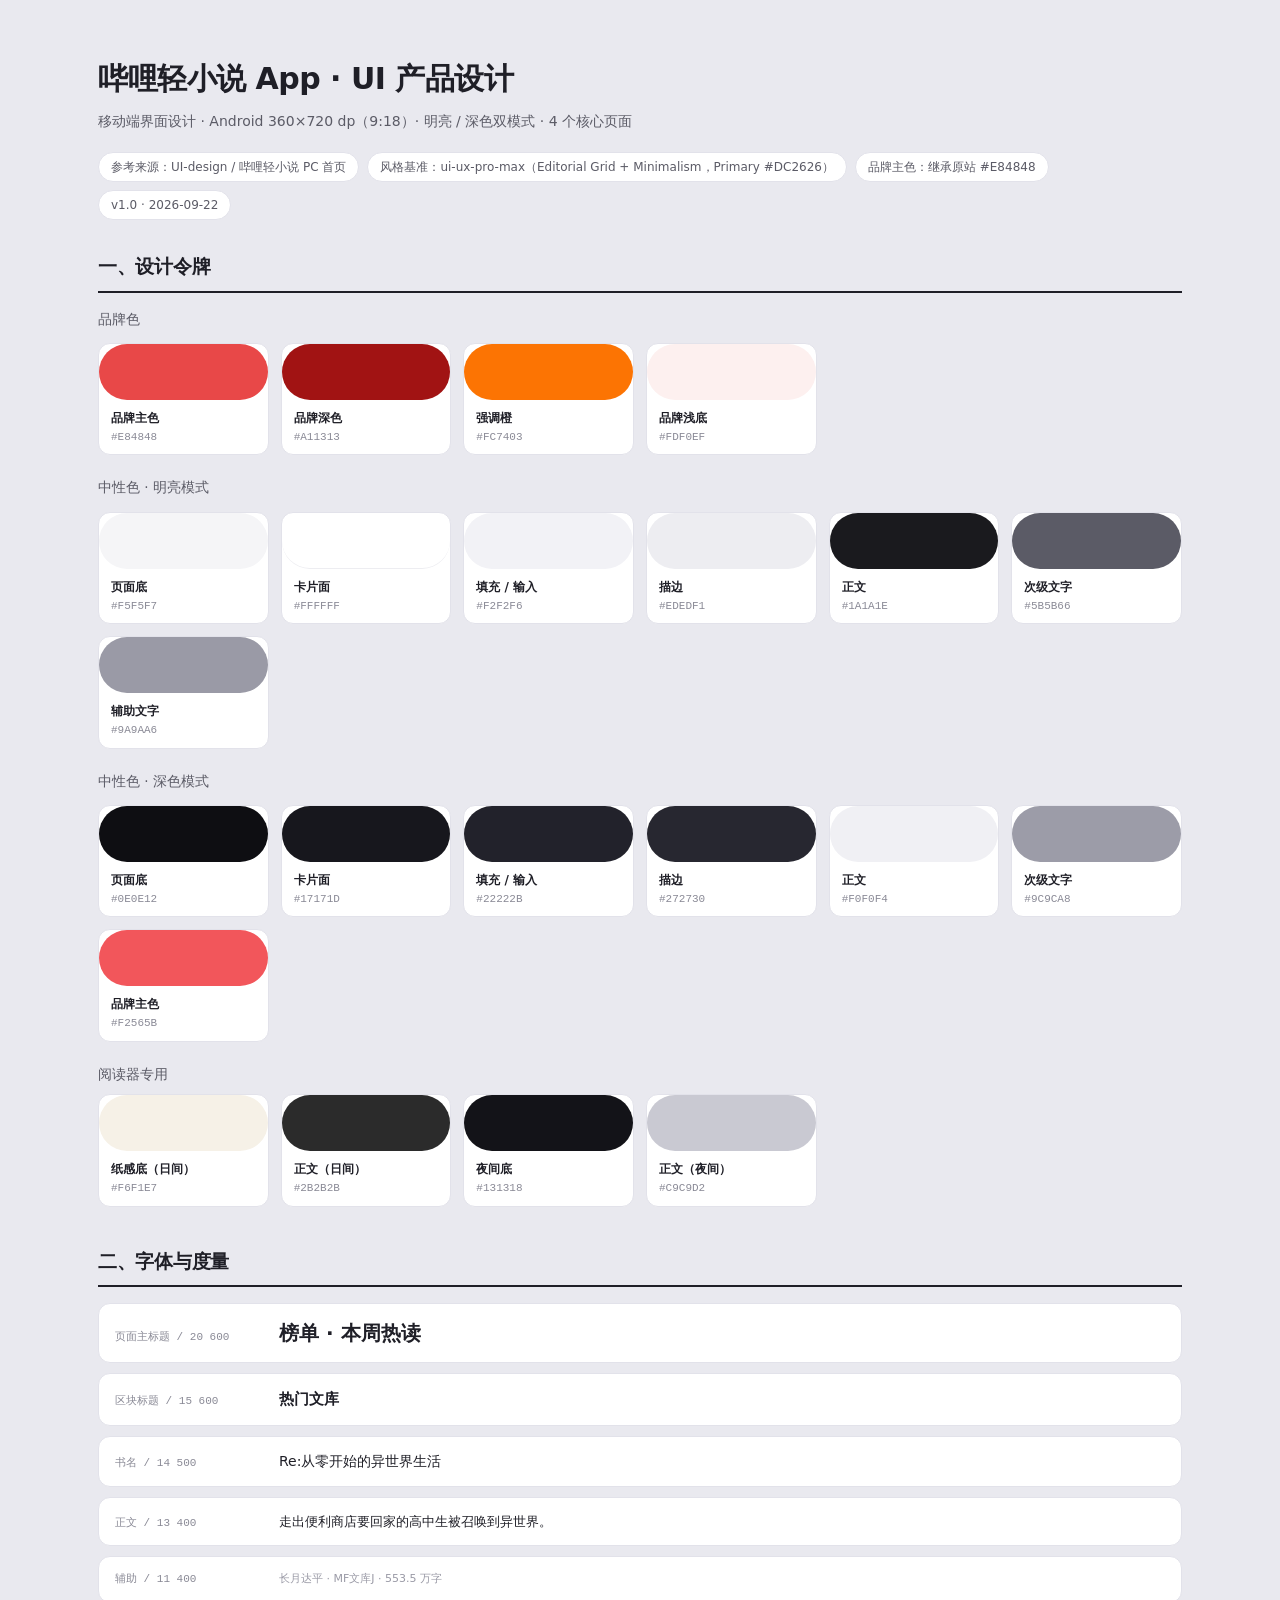
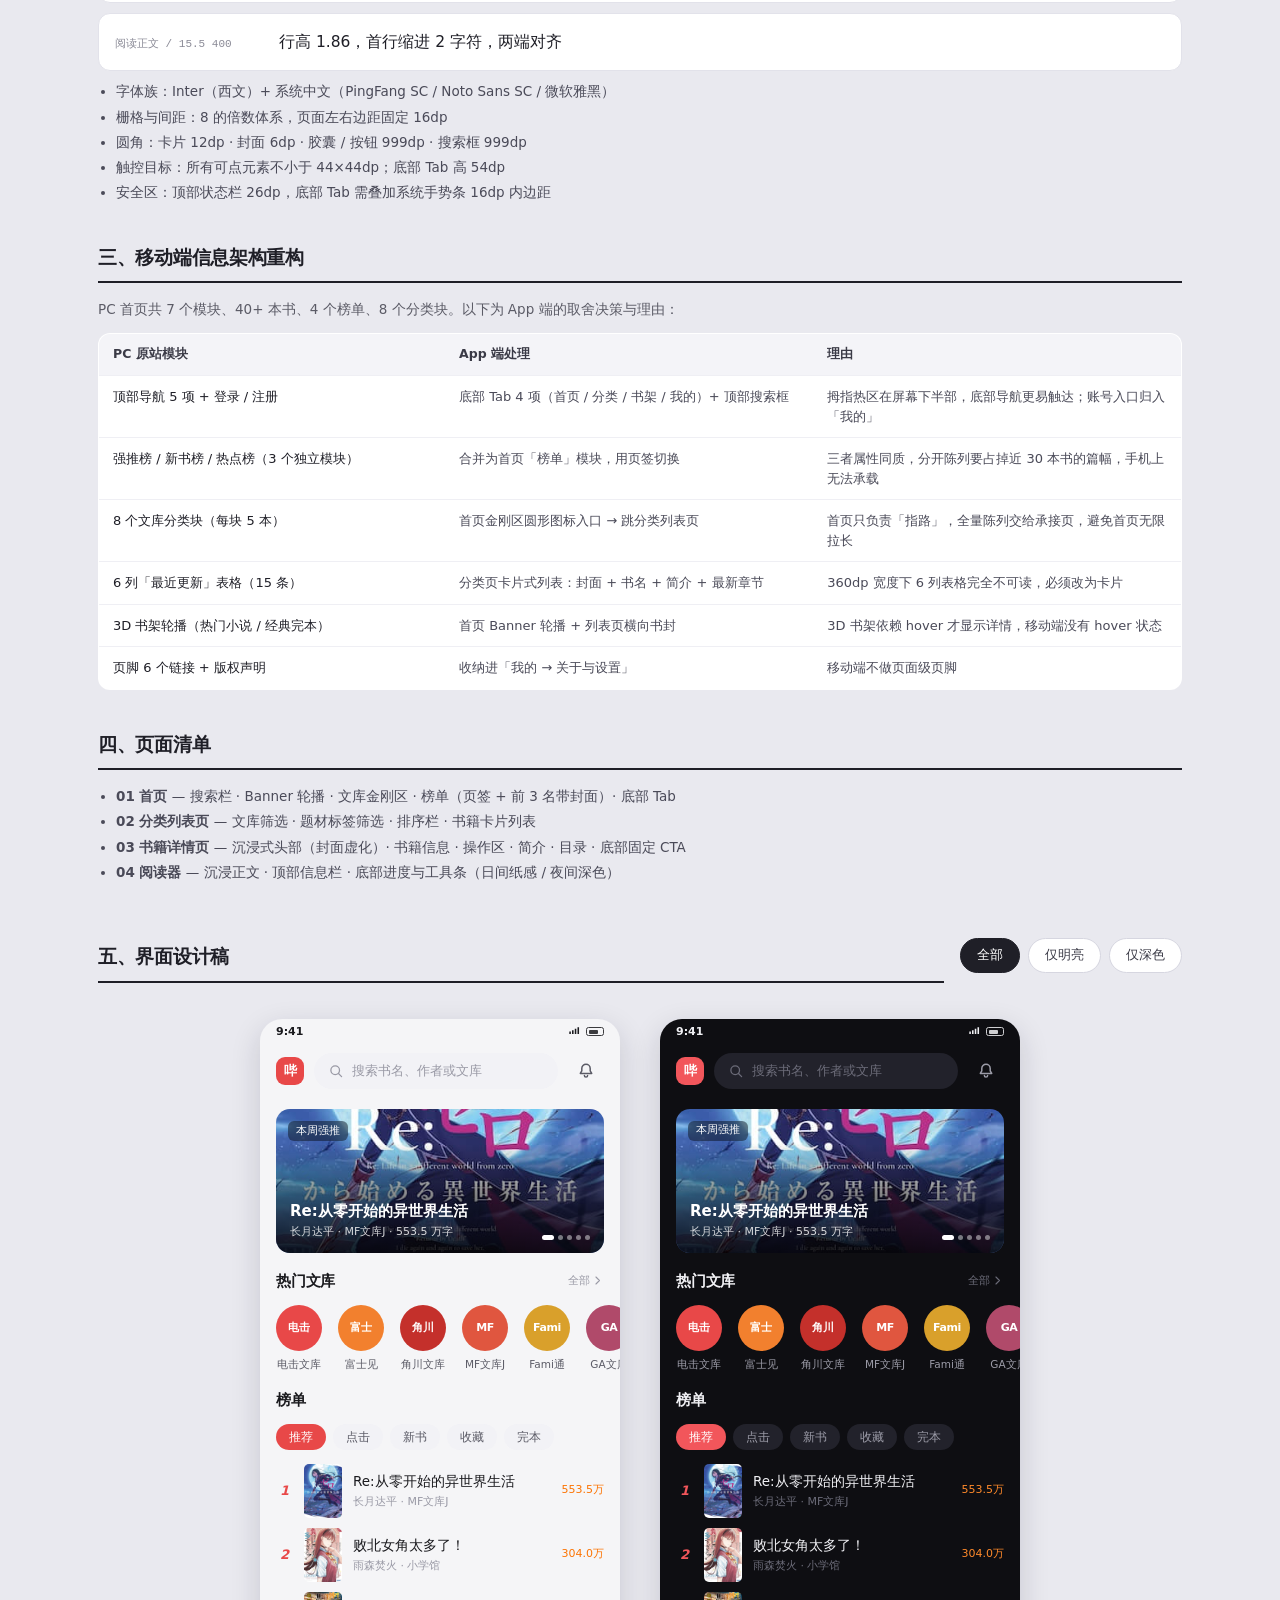
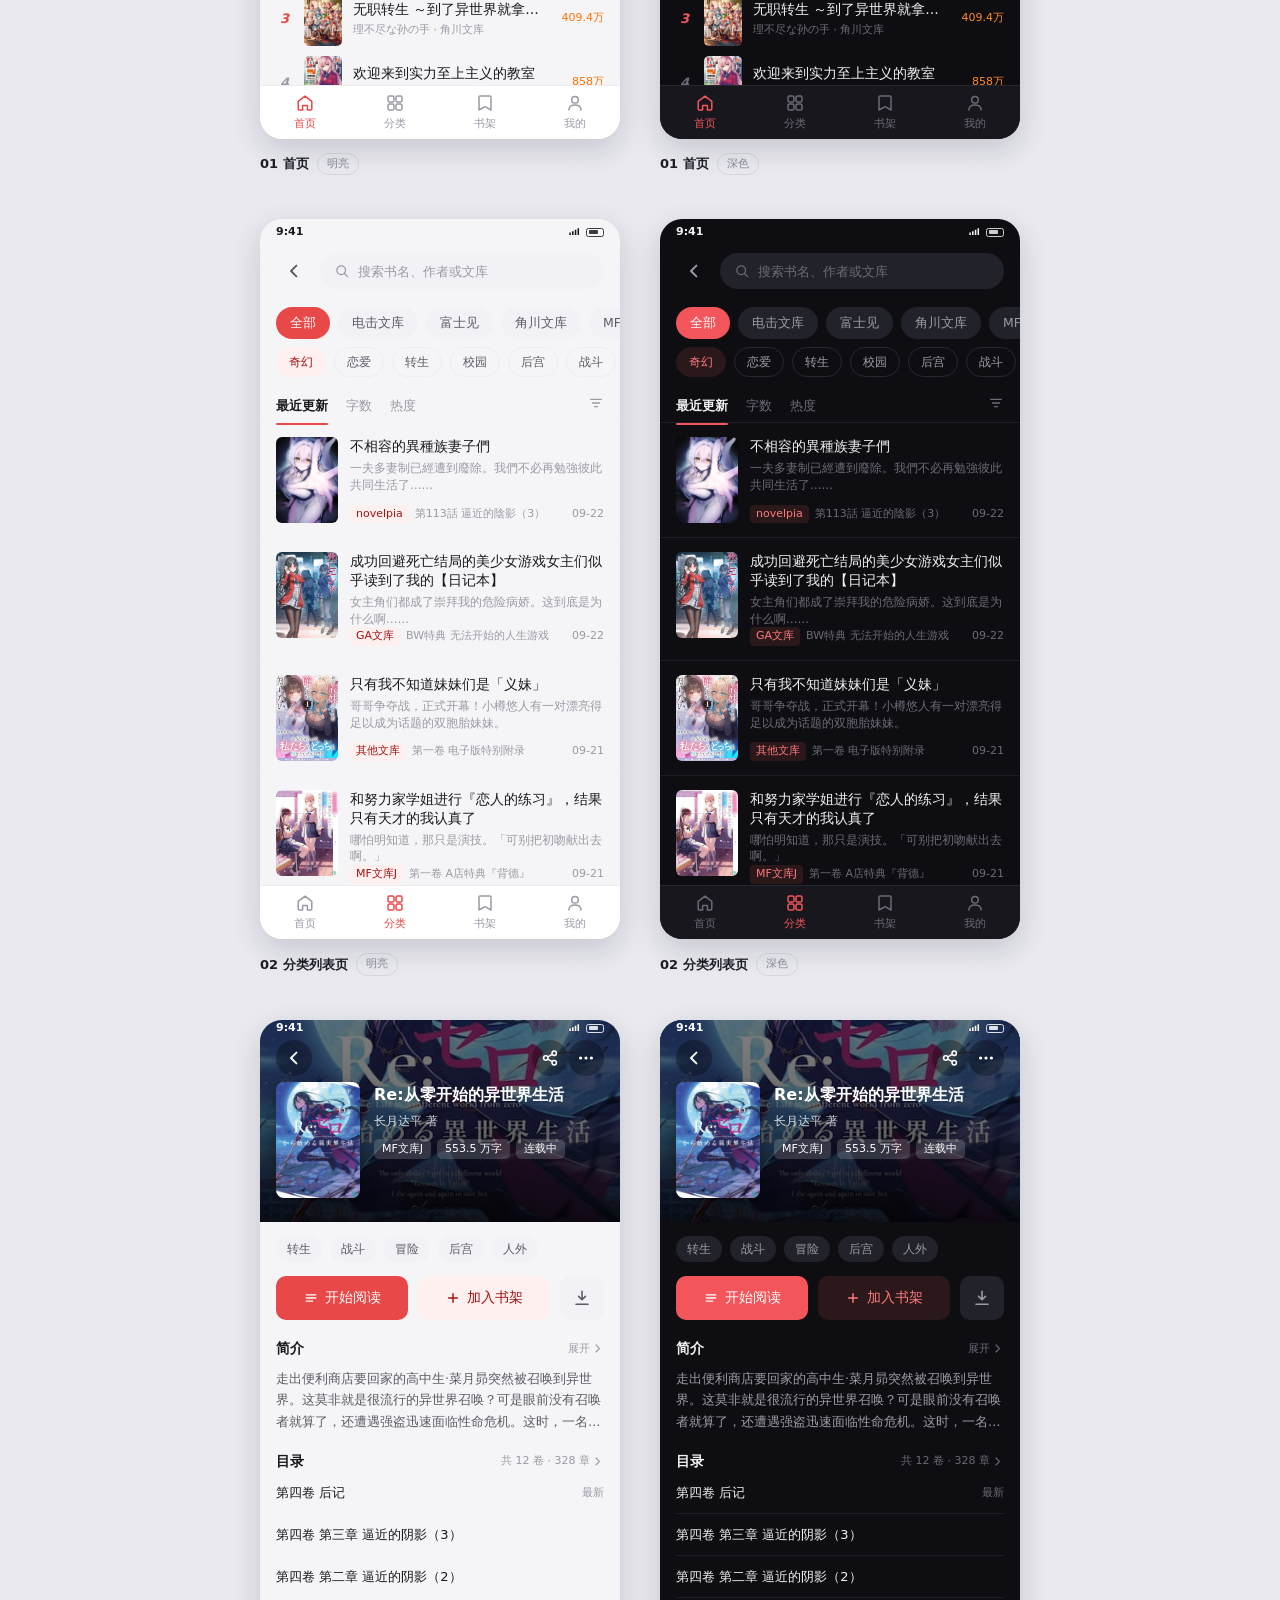
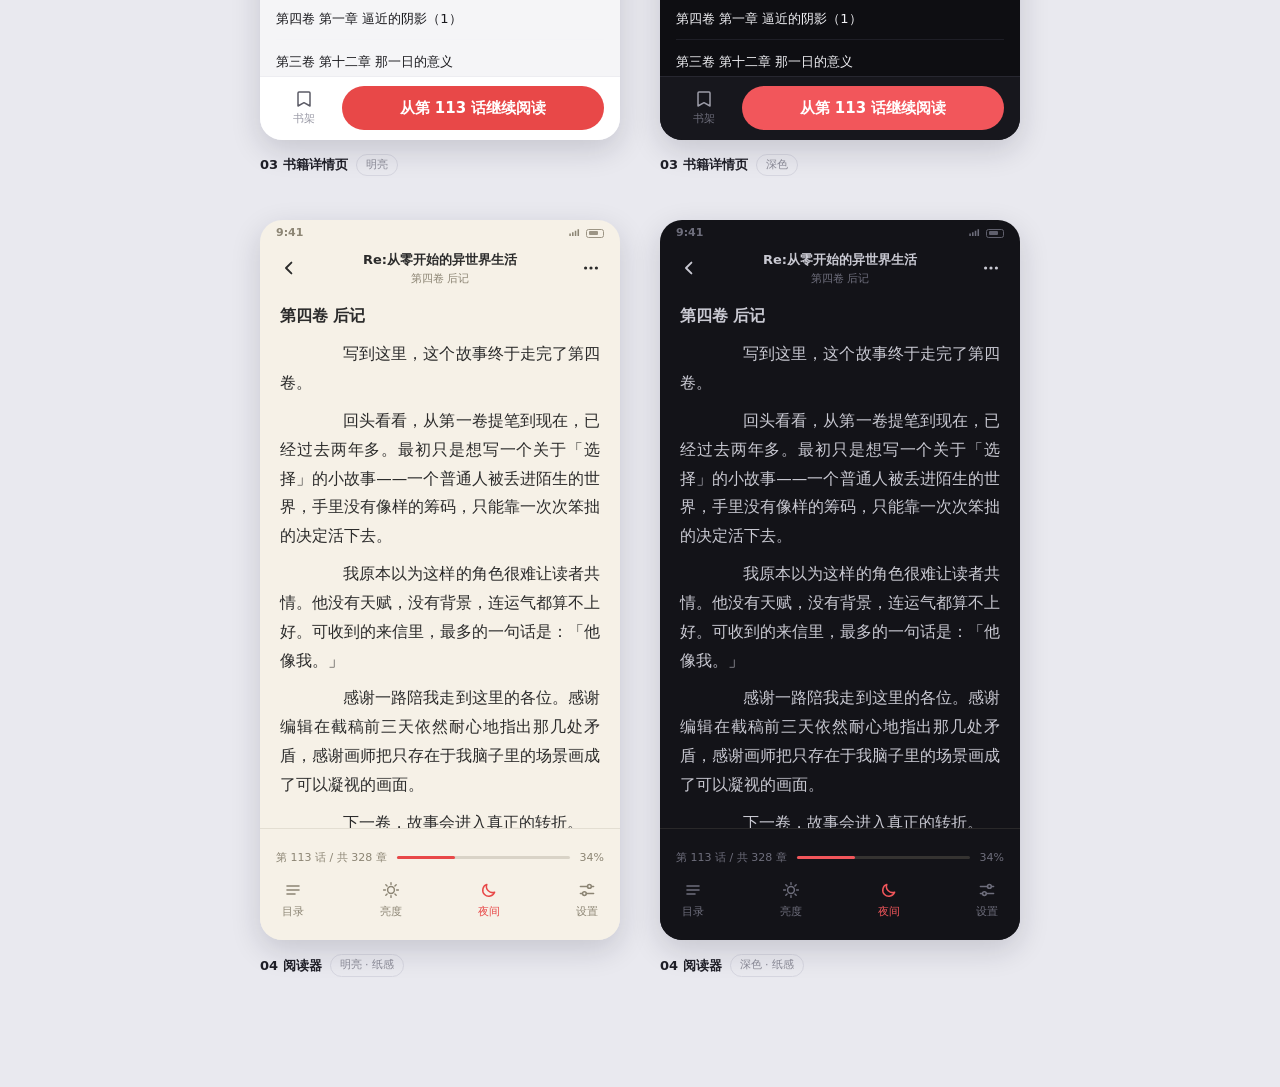
<file: UI-design/app-ui-design/index.html>
<!DOCTYPE html>
<html lang="zh-CN">
<head>
<meta charset="UTF-8">
<meta name="viewport" content="width=device-width,initial-scale=1">
<title>哔哩轻小说 App · UI 产品设计</title>
<style>
*{box-sizing:border-box;margin:0;padding:0}
html,body{background:#E9E9EF}
body{font-family:'Inter',system-ui,-apple-system,'Segoe UI','Microsoft YaHei','PingFang SC',sans-serif;color:#1F1F27;-webkit-font-smoothing:antialiased;line-height:1.5}
.sprite{position:absolute;width:0;height:0;overflow:hidden}

/* ============ design tokens ============ */
.t-light{
  --brand:#E84848;--brand-d:#A11313;--brand-lt:#FDF0EF;--brand-lt2:#FBDCDA;
  --accent:#FC7403;
  --bg:#F5F5F7;--surface:#FFFFFF;--surface2:#FAFAFC;--field:#F2F2F6;
  --txt1:#1A1A1E;--txt2:#5B5B66;--txt3:#9A9AA6;
  --line:#EDEDF1;--div:#F4F4F7;
  --reader:#F6F1E7;--reader-txt:#2B2B2B;--reader-dim:#8C8574;
}
.t-dark{
  --brand:#F2565B;--brand-d:#FF7A7E;--brand-lt:#2B181B;--brand-lt2:#3B1F23;
  --accent:#FF8A2B;
  --bg:#0E0E12;--surface:#17171D;--surface2:#1C1C24;--field:#22222B;
  --txt1:#F0F0F4;--txt2:#9C9CA8;--txt3:#6B6B78;
  --line:#272730;--div:#1E1E26;
  --reader:#131318;--reader-txt:#C9C9D2;--reader-dim:#6E6E7C;
}

/* ============ document / spec ============ */
.doc-head{padding:56px 48px 32px;max-width:1180px;margin:0 auto}
.doc-head h1{font-size:30px;font-weight:600;letter-spacing:-.5px}
.doc-head .sub{margin-top:10px;font-size:14px;color:#5B5B66}
.kv{margin-top:20px;display:flex;flex-wrap:wrap;gap:8px}
.kv span{font-size:12px;color:#5B5B66;background:#fff;border:1px solid #E2E2EA;border-radius:999px;padding:5px 12px}
.spec{max-width:1180px;margin:0 auto;padding:0 48px}
.spec h2{font-size:19px;font-weight:600;margin:40px 0 16px;padding-bottom:10px;border-bottom:2px solid #1F1F27;letter-spacing:-.3px}
.spec h2:first-child{margin-top:0}
.spec p{font-size:13.5px;color:#5B5B66;margin:8px 0}
.swatches{display:grid;grid-template-columns:repeat(auto-fill,minmax(150px,1fr));gap:12px}
.sw{border:1px solid #E2E2EA;border-radius:12px;overflow:hidden;background:#fff}
.sw .chip{height:56px}
.sw .lb{padding:9px 12px;font-size:12px}
.sw .lb b{display:block;font-weight:600;color:#1F1F27}
.sw .lb i{font-style:normal;color:#8A8A96;font-family:ui-monospace,Menlo,Consolas,monospace;font-size:11px}
table.tb{width:100%;border-collapse:collapse;background:#fff;border-radius:12px;overflow:hidden;border:1px solid #E2E2EA;font-size:13px}
table.tb th{background:#F4F4F8;text-align:left;padding:11px 14px;font-weight:600;font-size:12.5px;color:#3A3A46;white-space:nowrap}
table.tb td{padding:11px 14px;border-top:1px solid #EFEFF4;color:#4A4A58;vertical-align:top}
table.tb td:first-child{color:#1F1F27;font-weight:500}
.spec ul{margin:8px 0 0 18px}
.spec li{font-size:13.5px;color:#4A4A58;margin:5px 0}
.type-row{display:flex;align-items:baseline;gap:14px;background:#fff;border:1px solid #E2E2EA;border-radius:12px;padding:14px 16px;margin-bottom:10px}
.type-row .tg{font-family:ui-monospace,Menlo,Consolas,monospace;font-size:11px;color:#8A8A96;width:150px;flex:0 0 auto}

/* ============ gallery ============ */
.gal-bar{max-width:1180px;margin:56px auto 0;padding:0 48px;display:flex;align-items:flex-end;justify-content:space-between;gap:16px;flex-wrap:wrap}
.gal-bar h2{font-size:19px;font-weight:600;padding-bottom:10px;border-bottom:2px solid #1F1F27;letter-spacing:-.3px;flex:1}
.btnrow{display:flex;gap:8px;padding-bottom:10px}
.btnrow button{font:inherit;font-size:12.5px;padding:7px 16px;border-radius:999px;border:1px solid #D6D6E0;background:#fff;color:#3A3A46;cursor:pointer}
.btnrow button.on{background:#1F1F27;border-color:#1F1F27;color:#fff}
.gallery{display:flex;flex-wrap:wrap;gap:44px 40px;padding:36px 48px 110px;justify-content:center;max-width:1180px;margin:0 auto}
figure.shot{width:360px}
figure.shot figcaption{margin-top:14px;font-size:13px;color:#4A4A58;display:flex;align-items:center;gap:8px}
figure.shot figcaption b{font-weight:600;color:#1F1F27}
figure.shot figcaption em{font-style:normal;font-size:11px;color:#8A8A96;border:1px solid #D6D6E0;border-radius:999px;padding:2px 9px}
body.hide-dark figure.shot.is-dark{display:none}

/* ============ phone canvas ============ */
.screen{position:relative;width:360px;height:720px;overflow:hidden;border-radius:22px;
  background:var(--bg);color:var(--txt1);font-size:13px;line-height:1.5;
  display:flex;flex-direction:column;box-shadow:0 10px 30px rgba(20,20,45,.16)}
.screen.is-reader{background:var(--reader);color:var(--reader-txt)}
.scroll{flex:1;overflow:hidden;position:relative}

/* status bar */
.sbar{flex:0 0 26px;display:flex;align-items:center;justify-content:space-between;padding:0 16px;font-size:11px;font-weight:600}
.sbar .rt{display:flex;align-items:center;gap:5px}
.sbar .rt svg{width:13px;height:11px}
.sbar .bat{width:18px;height:9px;border:1px solid currentColor;border-radius:2.5px;position:relative;opacity:.85}
.sbar .bat::after{content:"";position:absolute;left:1.5px;top:1.5px;bottom:1.5px;width:9px;background:currentColor;border-radius:1px}
.sbar.on-img{color:#fff}

/* generic icon */
.ic{width:20px;height:20px;flex:0 0 auto}
.ic-sm{width:16px;height:16px}

/* app bar */
.appbar{flex:0 0 52px;display:flex;align-items:center;gap:10px;padding:0 16px}
.logo{width:28px;height:28px;border-radius:9px;background:var(--brand);color:#fff;display:flex;align-items:center;justify-content:center;font-size:13px;font-weight:700;flex:0 0 auto}
.search{flex:1;height:36px;border-radius:999px;background:var(--field);display:flex;align-items:center;gap:8px;padding:0 14px;color:var(--txt3);font-size:13px;min-width:0}
.search span{white-space:nowrap;overflow:hidden;text-overflow:ellipsis}
.iconbtn{width:36px;height:36px;border-radius:999px;background:var(--field);display:flex;align-items:center;justify-content:center;color:var(--txt2);flex:0 0 auto}
.iconbtn.ghost{background:transparent}

/* section head */
.sh{display:flex;align-items:center;justify-content:space-between;padding:0 16px;margin-top:16px;height:24px}
.sh h3{font-size:15px;font-weight:600;letter-spacing:-.2px}
.sh .more{font-size:11px;color:var(--txt3);display:flex;align-items:center;gap:1px}
.sh .more .ic{width:13px;height:13px}

/* banner */
.banner{margin:12px 16px 0;height:144px;border-radius:14px;overflow:hidden;position:relative;background:var(--surface2)}
.banner img{width:100%;height:100%;object-fit:cover;display:block}
.banner .veil{position:absolute;inset:0;background:linear-gradient(to top,rgba(0,0,0,.82) 0%,rgba(0,0,0,.42) 44%,rgba(0,0,0,0) 76%)}
.banner .bd{position:absolute;left:14px;right:64px;bottom:12px;color:#fff}
.banner .bd h4{font-size:15px;font-weight:600;line-height:1.32;display:-webkit-box;-webkit-line-clamp:2;-webkit-box-orient:vertical;overflow:hidden}
.banner .bd p{font-size:11px;opacity:.82;margin-top:3px;white-space:nowrap;overflow:hidden;text-overflow:ellipsis}
.badge{position:absolute;left:12px;top:12px;height:20px;padding:0 8px;border-radius:6px;background:rgba(0,0,0,.42);backdrop-filter:blur(4px);color:#fff;font-size:11px;display:flex;align-items:center}
.dots{position:absolute;right:14px;bottom:13px;display:flex;gap:4px}
.dots i{width:5px;height:5px;border-radius:999px;background:rgba(255,255,255,.45)}
.dots i.on{width:12px;background:#fff}

/* category rings */
.cats{display:flex;gap:16px;padding:0 16px;margin-top:12px;overflow:hidden}
.cat{flex:0 0 auto;width:46px;text-align:center}
.cat .ring{width:46px;height:46px;border-radius:999px;display:flex;align-items:center;justify-content:center;font-size:11px;font-weight:600;color:#fff;letter-spacing:-.4px}
.cat em{display:block;font-style:normal;font-size:10.5px;color:var(--txt2);margin-top:6px;white-space:nowrap}

/* tabs */
.tabs{display:flex;gap:7px;padding:0 16px;margin-top:11px}
.tab{height:26px;padding:0 13px;border-radius:999px;font-size:12px;display:flex;align-items:center;background:var(--field);color:var(--txt2)}
.tab.on{background:var(--brand);color:#fff;font-weight:500}

/* rank list */
.ranks{padding:0 16px;margin-top:9px}
.rank{display:flex;align-items:center;gap:11px;height:64px}
.rank .no{width:17px;text-align:center;font-size:13px;font-weight:700;font-style:italic;color:var(--txt3);flex:0 0 auto}
.rank .no.hi{color:var(--brand)}
.rank img{width:38px;height:54px;border-radius:5px;object-fit:cover;flex:0 0 auto;background:var(--surface2)}
.rank .m{flex:1;min-width:0}
.rank .m h4{font-size:13.5px;font-weight:500;white-space:nowrap;overflow:hidden;text-overflow:ellipsis}
.rank .m p{font-size:11px;color:var(--txt3);margin-top:3px;white-space:nowrap;overflow:hidden;text-overflow:ellipsis}
.rank .hot{font-size:11px;color:var(--accent);flex:0 0 auto;font-weight:500}

/* chip rows */
.chips{display:flex;gap:8px;padding:0 16px;margin-top:10px;overflow:hidden}
.chip{flex:0 0 auto;height:32px;padding:0 14px;border-radius:999px;background:var(--field);color:var(--txt2);font-size:12.5px;display:flex;align-items:center}
.chip.on{background:var(--brand);color:#fff;font-weight:500}
.chip.tag{height:30px;padding:0 12px;font-size:12px;background:transparent;border:1px solid var(--line);color:var(--txt2)}

/* sort bar */
.sortbar{display:flex;align-items:center;gap:18px;padding:0 16px;margin-top:12px;height:34px;border-bottom:1px solid var(--div)}
.sortbar b{font-size:13px;font-weight:600;color:var(--txt1);position:relative}
.sortbar b::after{content:"";position:absolute;left:0;right:0;bottom:-9px;height:2px;border-radius:2px;background:var(--brand)}
.sortbar span{font-size:13px;color:var(--txt3)}
.sortbar .sp{margin-left:auto;color:var(--txt3)}

/* book list card */
.bcard{display:flex;gap:12px;padding:14px 16px;border-bottom:1px solid var(--div)}
.bcard img{width:62px;height:86px;border-radius:6px;object-fit:cover;flex:0 0 auto;background:var(--surface2)}
.bcard .m{flex:1;min-width:0;display:flex;flex-direction:column}
.bcard h4{font-size:14px;font-weight:500;line-height:1.35;display:-webkit-box;-webkit-line-clamp:2;-webkit-box-orient:vertical;overflow:hidden}
.bcard .desc{font-size:11.5px;color:var(--txt3);line-height:1.45;margin-top:4px;display:-webkit-box;-webkit-line-clamp:2;-webkit-box-orient:vertical;overflow:hidden}
.bcard .meta{display:flex;align-items:center;gap:6px;margin-top:auto;font-size:11px;color:var(--txt3)}
.bcard .meta i{font-style:normal;padding:1px 6px;border-radius:4px;background:var(--brand-lt);color:var(--brand-d)}
.bcard .meta .ch{flex:1;min-width:0;white-space:nowrap;overflow:hidden;text-overflow:ellipsis}

/* tab bar */
.tabbar{flex:0 0 54px;display:flex;background:var(--surface);border-top:1px solid var(--line)}
.tabbar a{flex:1;display:flex;flex-direction:column;align-items:center;justify-content:center;gap:3px;font-size:10.5px;color:var(--txt3);text-decoration:none}
.tabbar a.on{color:var(--brand)}

/* ---- detail page ---- */
.hero{position:relative;height:202px;flex:0 0 auto;overflow:hidden}
.hero .bg{position:absolute;inset:0;width:100%;height:100%;object-fit:cover}
.hero .veil{position:absolute;inset:0;background:linear-gradient(to bottom,rgba(0,0,0,.5) 0%,rgba(0,0,0,.58) 52%,rgba(0,0,0,.86) 100%)}
.hero .in{position:relative;z-index:2;color:#fff}
.nav{display:flex;align-items:center;height:44px;padding:0 16px}
.nav .t{flex:1;font-size:13.5px;font-weight:500;white-space:nowrap;overflow:hidden;text-overflow:ellipsis}
.nav .iconbtn{background:rgba(0,0,0,.3);color:#fff}
.hinfo{display:flex;gap:14px;padding:2px 16px 0}
.hinfo .cover{width:84px;height:116px;border-radius:8px;object-fit:cover;flex:0 0 auto;box-shadow:0 6px 18px rgba(0,0,0,.4)}
.hinfo .tx{flex:1;min-width:0;padding-top:2px}
.hinfo h2{font-size:16px;font-weight:600;line-height:1.32;display:-webkit-box;-webkit-line-clamp:2;-webkit-box-orient:vertical;overflow:hidden}
.hinfo .au{font-size:12px;opacity:.82;margin-top:7px}
.hinfo .pl{display:flex;gap:6px;margin-top:9px;flex-wrap:wrap}
.hinfo .pl span{height:20px;padding:0 8px;border-radius:5px;background:rgba(255,255,255,.16);font-size:11px;display:flex;align-items:center}
.dbody{flex:1;overflow:hidden;padding:0 16px}
.dtags{display:flex;gap:8px;margin-top:14px;height:26px;overflow:hidden}
.dtags span{flex:0 0 auto;height:26px;padding:0 11px;border-radius:999px;background:var(--field);color:var(--txt2);font-size:12px;display:flex;align-items:center}
.acts{display:flex;gap:10px;margin-top:14px;height:44px}
.acts .b1{flex:1;border-radius:10px;background:var(--brand);color:#fff;font-size:14px;font-weight:500;display:flex;align-items:center;justify-content:center;gap:6px}
.acts .b2{flex:1;border-radius:10px;background:var(--brand-lt);color:var(--brand-d);font-size:14px;font-weight:500;display:flex;align-items:center;justify-content:center;gap:6px}
.acts .b3{width:44px;border-radius:10px;background:var(--field);color:var(--txt2);display:flex;align-items:center;justify-content:center}
.blk{margin-top:18px}
.blk .bh{display:flex;align-items:center;justify-content:space-between;height:22px}
.blk .bh h3{font-size:14px;font-weight:600}
.blk .bh .more{font-size:11px;color:var(--txt3);display:flex;align-items:center;gap:1px}
.blk .bh .more .ic{width:13px;height:13px}
.blk .txt{font-size:12.5px;color:var(--txt2);line-height:1.72;margin-top:8px;display:-webkit-box;-webkit-line-clamp:3;-webkit-box-orient:vertical;overflow:hidden}
.chap{display:flex;align-items:center;gap:10px;height:42px;font-size:13px;color:var(--txt1);border-bottom:1px solid var(--div)}
.chap em{font-style:normal;font-size:11px;color:var(--txt3);flex:0 0 auto}
.chap span{flex:1;min-width:0;white-space:nowrap;overflow:hidden;text-overflow:ellipsis}
.cta{flex:0 0 64px;display:flex;align-items:center;gap:10px;padding:0 16px;background:var(--surface);border-top:1px solid var(--line)}
.cta .sb{width:56px;text-align:center;font-size:10.5px;color:var(--txt3)}
.cta .sb .ic{display:block;margin:0 auto 2px;color:var(--txt2)}
.cta .go{flex:1;height:44px;border-radius:999px;background:var(--brand);color:#fff;font-size:15px;font-weight:600;display:flex;align-items:center;justify-content:center}

/* ---- reader ---- */
.rbar{flex:0 0 auto;display:flex;align-items:center;background:var(--reader);position:relative;z-index:2}
.rbar.top{height:44px;padding:0 12px;gap:4px}
.rbar.top .t{flex:1;min-width:0;text-align:center}
.rbar.top .t b{display:block;font-size:13px;font-weight:600;white-space:nowrap;overflow:hidden;text-overflow:ellipsis}
.rbar.top .t i{display:block;font-style:normal;font-size:10.5px;color:var(--reader-dim);margin-top:1px}
.rbar .iconbtn{background:transparent;color:var(--reader-txt);width:34px;height:34px}
.rtext{flex:1;overflow:hidden;padding:0 20px}
.rtext h2{font-size:16px;font-weight:600;margin:14px 0 12px;letter-spacing:-.2px}
.rtext p{font-size:15.5px;line-height:1.86;margin-bottom:9px;text-indent:2em;text-align:justify;color:var(--reader-txt)}
.rbar.bot{flex:0 0 112px;flex-direction:column;justify-content:center;gap:14px;padding:0 16px;border-top:1px solid rgba(140,133,116,.18)}
.prog{width:100%;display:flex;align-items:center;gap:10px;font-size:11px;color:var(--reader-dim)}
.prog .pb{flex:1;height:3px;border-radius:2px;background:rgba(140,133,116,.28);position:relative}
.prog .pb i{position:absolute;left:0;top:0;bottom:0;width:34%;border-radius:2px;background:var(--brand)}
.racts{display:flex;justify-content:space-between;width:100%;padding:0 6px}
.racts .rb{display:flex;flex-direction:column;align-items:center;gap:4px;font-size:10.5px;color:var(--reader-dim)}
.racts .rb.on{color:var(--brand)}

/* ============ export mode ============ */
body.only-mode{background:transparent}
body.only-mode .doc-head,body.only-mode .spec,body.only-mode .gal-bar{display:none}
body.only-mode .gallery{padding:0;margin:0;gap:0;display:block;max-width:none}
body.only-mode figure.shot{width:360px;height:720px;margin:0}
body.only-mode figure.shot figcaption{display:none}
body.only-mode .screen{border-radius:0;box-shadow:none}

/* ============ print / pdf ============ */
@media print{
  @page{size:A4;margin:13mm 12mm}
  *{-webkit-print-color-adjust:exact;print-color-adjust:exact}
  html,body{background:#fff}
  .btnrow{display:none}
  .doc-head{padding:0 0 20px;max-width:none}
  .spec{padding:0;max-width:none}
  .gal-bar{padding:0;max-width:none;margin-top:26px}
  .gallery{padding:20px 0 0;margin:0;gap:22px 22px;justify-content:flex-start;max-width:none}
  figure.shot{width:294px;height:596px;break-inside:avoid;page-break-inside:avoid}
  figure.shot .screen{transform:scale(.8167);transform-origin:top left}
  figure.shot figcaption{margin-top:6px;font-size:11px}
  .sw,.tb,.type-row,.swatches{break-inside:avoid;page-break-inside:avoid}
  .spec h2{break-after:avoid;page-break-after:avoid}
  table.tb{font-size:11px}
}
</style>
</head>
<body>

<svg class="sprite" aria-hidden="true" focusable="false">
<symbol id="i-search" viewBox="0 0 20 20"><circle cx="9" cy="9" r="5.4" fill="none" stroke="currentColor" stroke-width="1.6"/><path d="M13.1 13.1 17 17" fill="none" stroke="currentColor" stroke-width="1.6" stroke-linecap="round"/></symbol>
<symbol id="i-bell" viewBox="0 0 20 20"><path d="M10 3.2a4.2 4.2 0 0 0-4.2 4.2v2.4L4.3 12.4h11.4l-1.5-2.6V7.4A4.2 4.2 0 0 0 10 3.2Z" fill="none" stroke="currentColor" stroke-width="1.5" stroke-linejoin="round"/><path d="M8.4 14.4a1.6 1.6 0 0 0 3.2 0" fill="none" stroke="currentColor" stroke-width="1.5" stroke-linecap="round"/></symbol>
<symbol id="i-back" viewBox="0 0 20 20"><path d="M12.4 4.6 7 10l5.4 5.4" fill="none" stroke="currentColor" stroke-width="1.9" stroke-linecap="round" stroke-linejoin="round"/></symbol>
<symbol id="i-more" viewBox="0 0 20 20"><circle cx="4.6" cy="10" r="1.6" fill="currentColor"/><circle cx="10" cy="10" r="1.6" fill="currentColor"/><circle cx="15.4" cy="10" r="1.6" fill="currentColor"/></symbol>
<symbol id="i-share" viewBox="0 0 20 20"><circle cx="14.2" cy="5.2" r="2.2" fill="none" stroke="currentColor" stroke-width="1.5"/><circle cx="5.8" cy="10" r="2.2" fill="none" stroke="currentColor" stroke-width="1.5"/><circle cx="14.2" cy="14.8" r="2.2" fill="none" stroke="currentColor" stroke-width="1.5"/><path d="M7.8 8.9l4.4-2.5M7.8 11.1l4.4 2.5" fill="none" stroke="currentColor" stroke-width="1.4"/></symbol>
<symbol id="i-home" viewBox="0 0 20 20"><path d="M3.2 8.4 10 3.2l6.8 5.2V16a1 1 0 0 1-1 1h-3.4v-4.6H7.6V17H4.2a1 1 0 0 1-1-1Z" fill="none" stroke="currentColor" stroke-width="1.5" stroke-linejoin="round"/></symbol>
<symbol id="i-grid" viewBox="0 0 20 20"><rect x="3" y="3" width="6" height="6" rx="1.6" fill="none" stroke="currentColor" stroke-width="1.5"/><rect x="11" y="3" width="6" height="6" rx="1.6" fill="none" stroke="currentColor" stroke-width="1.5"/><rect x="3" y="11" width="6" height="6" rx="1.6" fill="none" stroke="currentColor" stroke-width="1.5"/><rect x="11" y="11" width="6" height="6" rx="1.6" fill="none" stroke="currentColor" stroke-width="1.5"/></symbol>
<symbol id="i-shelf" viewBox="0 0 20 20"><path d="M5 3h10a1 1 0 0 1 1 1v13l-6-3.3L4 17V4a1 1 0 0 1 1-1Z" fill="none" stroke="currentColor" stroke-width="1.5" stroke-linejoin="round"/></symbol>
<symbol id="i-user" viewBox="0 0 20 20"><circle cx="10" cy="6.8" r="3.3" fill="none" stroke="currentColor" stroke-width="1.5"/><path d="M3.9 17c0-3.3 2.8-5.1 6.1-5.1s6.1 1.8 6.1 5.1" fill="none" stroke="currentColor" stroke-width="1.5" stroke-linecap="round"/></symbol>
<symbol id="i-list" viewBox="0 0 20 20"><path d="M4 6h12M4 10h12M4 14h8" fill="none" stroke="currentColor" stroke-width="1.6" stroke-linecap="round"/></symbol>
<symbol id="i-sun" viewBox="0 0 20 20"><circle cx="10" cy="10" r="3.4" fill="none" stroke="currentColor" stroke-width="1.5"/><path d="M10 2.6v1.8M10 15.6v1.8M2.6 10h1.8M15.6 10h1.8M4.8 4.8l1.3 1.3M13.9 13.9l1.3 1.3M15.2 4.8l-1.3 1.3M6.1 13.9l-1.3 1.3" fill="none" stroke="currentColor" stroke-width="1.4" stroke-linecap="round"/></symbol>
<symbol id="i-moon" viewBox="0 0 20 20"><path d="M15.6 12.2A6.1 6.1 0 0 1 7.8 4.4a6.1 6.1 0 1 0 7.8 7.8Z" fill="none" stroke="currentColor" stroke-width="1.5" stroke-linejoin="round"/></symbol>
<symbol id="i-set" viewBox="0 0 20 20"><path d="M3.4 6.4h7.2M14.6 6.4h2M3.4 13.6h2M9.4 13.6h7.2" fill="none" stroke="currentColor" stroke-width="1.5" stroke-linecap="round"/><circle cx="12.4" cy="6.4" r="1.9" fill="none" stroke="currentColor" stroke-width="1.5"/><circle cx="7.4" cy="13.6" r="1.9" fill="none" stroke="currentColor" stroke-width="1.5"/></symbol>
<symbol id="i-dl" viewBox="0 0 20 20"><path d="M10 3.2v8.6M6.6 8.4 10 11.8l3.4-3.4M4 16.2h12" fill="none" stroke="currentColor" stroke-width="1.6" stroke-linecap="round" stroke-linejoin="round"/></symbol>
<symbol id="i-plus" viewBox="0 0 20 20"><path d="M10 4.6v10.8M4.6 10h10.8" fill="none" stroke="currentColor" stroke-width="1.8" stroke-linecap="round"/></symbol>
<symbol id="i-chev" viewBox="0 0 20 20"><path d="M7.6 4.6 13 10l-5.4 5.4" fill="none" stroke="currentColor" stroke-width="1.7" stroke-linecap="round" stroke-linejoin="round"/></symbol>
<symbol id="i-filter" viewBox="0 0 20 20"><path d="M3.4 5.6h13.2M5.6 10h8.8M8 14.4h4" fill="none" stroke="currentColor" stroke-width="1.6" stroke-linecap="round"/></symbol>
</svg>

<header class="doc-head">
  <h1>哔哩轻小说 App · UI 产品设计</h1>
  <p class="sub">移动端界面设计 · Android 360×720 dp（9:18）· 明亮 / 深色双模式 · 4 个核心页面</p>
  <div class="kv">
    <span>参考来源：UI-design / 哔哩轻小说 PC 首页</span>
    <span>风格基准：ui-ux-pro-max（Editorial Grid + Minimalism，Primary #DC2626）</span>
    <span>品牌主色：继承原站 #E84848</span>
    <span>v1.0 · 2026-09-22</span>
  </div>
</header>

<section class="spec">
  <h2>一、设计令牌</h2>

  <p style="margin:0 0 14px">品牌色</p>
  <div class="swatches">
    <div class="sw"><div class="chip" style="background:#E84848"></div><div class="lb"><b>品牌主色</b><i>#E84848</i></div></div>
    <div class="sw"><div class="chip" style="background:#A11313"></div><div class="lb"><b>品牌深色</b><i>#A11313</i></div></div>
    <div class="sw"><div class="chip" style="background:#FC7403"></div><div class="lb"><b>强调橙</b><i>#FC7403</i></div></div>
    <div class="sw"><div class="chip" style="background:#FDF0EF"></div><div class="lb"><b>品牌浅底</b><i>#FDF0EF</i></div></div>
  </div>

  <p style="margin:22px 0 14px">中性色 · 明亮模式</p>
  <div class="swatches">
    <div class="sw"><div class="chip" style="background:#F5F5F7"></div><div class="lb"><b>页面底</b><i>#F5F5F7</i></div></div>
    <div class="sw"><div class="chip" style="background:#FFFFFF;border-bottom:1px solid #EDEDF1"></div><div class="lb"><b>卡片面</b><i>#FFFFFF</i></div></div>
    <div class="sw"><div class="chip" style="background:#F2F2F6"></div><div class="lb"><b>填充 / 输入</b><i>#F2F2F6</i></div></div>
    <div class="sw"><div class="chip" style="background:#EDEDF1"></div><div class="lb"><b>描边</b><i>#EDEDF1</i></div></div>
    <div class="sw"><div class="chip" style="background:#1A1A1E"></div><div class="lb"><b>正文</b><i>#1A1A1E</i></div></div>
    <div class="sw"><div class="chip" style="background:#5B5B66"></div><div class="lb"><b>次级文字</b><i>#5B5B66</i></div></div>
    <div class="sw"><div class="chip" style="background:#9A9AA6"></div><div class="lb"><b>辅助文字</b><i>#9A9AA6</i></div></div>
  </div>

  <p style="margin:22px 0 14px">中性色 · 深色模式</p>
  <div class="swatches">
    <div class="sw"><div class="chip" style="background:#0E0E12"></div><div class="lb"><b>页面底</b><i>#0E0E12</i></div></div>
    <div class="sw"><div class="chip" style="background:#17171D"></div><div class="lb"><b>卡片面</b><i>#17171D</i></div></div>
    <div class="sw"><div class="chip" style="background:#22222B"></div><div class="lb"><b>填充 / 输入</b><i>#22222B</i></div></div>
    <div class="sw"><div class="chip" style="background:#272730"></div><div class="lb"><b>描边</b><i>#272730</i></div></div>
    <div class="sw"><div class="chip" style="background:#F0F0F4"></div><div class="lb"><b>正文</b><i>#F0F0F4</i></div></div>
    <div class="sw"><div class="chip" style="background:#9C9CA8"></div><div class="lb"><b>次级文字</b><i>#9C9CA8</i></div></div>
    <div class="sw"><div class="chip" style="background:#F2565B"></div><div class="lb"><b>品牌主色</b><i>#F2565B</i></div></div>
  </div>

  <p style="margin:22px 0 10px">阅读器专用</p>
  <div class="swatches">
    <div class="sw"><div class="chip" style="background:#F6F1E7"></div><div class="lb"><b>纸感底（日间）</b><i>#F6F1E7</i></div></div>
    <div class="sw"><div class="chip" style="background:#2B2B2B"></div><div class="lb"><b>正文（日间）</b><i>#2B2B2B</i></div></div>
    <div class="sw"><div class="chip" style="background:#131318"></div><div class="lb"><b>夜间底</b><i>#131318</i></div></div>
    <div class="sw"><div class="chip" style="background:#C9C9D2"></div><div class="lb"><b>正文（夜间）</b><i>#C9C9D2</i></div></div>
  </div>

  <h2>二、字体与度量</h2>
  <div class="type-row"><span class="tg">页面主标题 / 20 600</span><span style="font-size:20px;font-weight:600">榜单 · 本周热读</span></div>
  <div class="type-row"><span class="tg">区块标题 / 15 600</span><span style="font-size:15px;font-weight:600">热门文库</span></div>
  <div class="type-row"><span class="tg">书名 / 14 500</span><span style="font-size:14px;font-weight:500">Re:从零开始的异世界生活</span></div>
  <div class="type-row"><span class="tg">正文 / 13 400</span><span style="font-size:13px">走出便利商店要回家的高中生被召唤到异世界。</span></div>
  <div class="type-row"><span class="tg">辅助 / 11 400</span><span style="font-size:11px;color:#9A9AA6">长月达平 · MF文库J · 553.5 万字</span></div>
  <div class="type-row"><span class="tg">阅读正文 / 15.5 400</span><span style="font-size:15.5px;line-height:1.86">行高 1.86，首行缩进 2 字符，两端对齐</span></div>
  <ul>
    <li>字体族：Inter（西文）+ 系统中文（PingFang SC / Noto Sans SC / 微软雅黑）</li>
    <li>栅格与间距：8 的倍数体系，页面左右边距固定 16dp</li>
    <li>圆角：卡片 12dp · 封面 6dp · 胶囊 / 按钮 999dp · 搜索框 999dp</li>
    <li>触控目标：所有可点元素不小于 44×44dp；底部 Tab 高 54dp</li>
    <li>安全区：顶部状态栏 26dp，底部 Tab 需叠加系统手势条 16dp 内边距</li>
  </ul>

  <h2>三、移动端信息架构重构</h2>
  <p style="margin-bottom:14px">PC 首页共 7 个模块、40+ 本书、4 个榜单、8 个分类块。以下为 App 端的取舍决策与理由：</p>
  <table class="tb">
    <thead><tr><th style="width:32%">PC 原站模块</th><th style="width:34%">App 端处理</th><th>理由</th></tr></thead>
    <tbody>
      <tr><td>顶部导航 5 项 + 登录 / 注册</td><td>底部 Tab 4 项（首页 / 分类 / 书架 / 我的）+ 顶部搜索框</td><td>拇指热区在屏幕下半部，底部导航更易触达；账号入口归入「我的」</td></tr>
      <tr><td>强推榜 / 新书榜 / 热点榜（3 个独立模块）</td><td>合并为首页「榜单」模块，用页签切换</td><td>三者属性同质，分开陈列要占掉近 30 本书的篇幅，手机上无法承载</td></tr>
      <tr><td>8 个文库分类块（每块 5 本）</td><td>首页金刚区圆形图标入口 → 跳分类列表页</td><td>首页只负责「指路」，全量陈列交给承接页，避免首页无限拉长</td></tr>
      <tr><td>6 列「最近更新」表格（15 条）</td><td>分类页卡片式列表：封面 + 书名 + 简介 + 最新章节</td><td>360dp 宽度下 6 列表格完全不可读，必须改为卡片</td></tr>
      <tr><td>3D 书架轮播（热门小说 / 经典完本）</td><td>首页 Banner 轮播 + 列表页横向书封</td><td>3D 书架依赖 hover 才显示详情，移动端没有 hover 状态</td></tr>
      <tr><td>页脚 6 个链接 + 版权声明</td><td>收纳进「我的 → 关于与设置」</td><td>移动端不做页面级页脚</td></tr>
    </tbody>
  </table>

  <h2>四、页面清单</h2>
  <ul>
    <li><b>01 首页</b> — 搜索栏 · Banner 轮播 · 文库金刚区 · 榜单（页签 + 前 3 名带封面）· 底部 Tab</li>
    <li><b>02 分类列表页</b> — 文库筛选 · 题材标签筛选 · 排序栏 · 书籍卡片列表</li>
    <li><b>03 书籍详情页</b> — 沉浸式头部（封面虚化）· 书籍信息 · 操作区 · 简介 · 目录 · 底部固定 CTA</li>
    <li><b>04 阅读器</b> — 沉浸正文 · 顶部信息栏 · 底部进度与工具条（日间纸感 / 夜间深色）</li>
  </ul>
</section>

<div class="gal-bar">
  <h2>五、界面设计稿</h2>
  <div class="btnrow">
    <button data-f="both" class="on">全部</button>
    <button data-f="light">仅明亮</button>
    <button data-f="dark">仅深色</button>
  </div>
</div>

<div class="gallery">

  <figure class="shot" id="home-light">
    <div class="screen t-light">
      <div class="sbar"><span>9:41</span><span class="rt"><svg viewBox="0 0 20 16"><path d="M2 12h2.4V8H2v4Zm4.2 0h2.4V6H6.2v6Zm4.2 0h2.4V3.6h-2.4V12Zm4.2 0H17V1.4h-2.4V12Z" fill="currentColor"/></svg><span class="bat"></span></span></div>
      <div class="appbar">
        <div class="logo">哔</div>
        <div class="search"><svg class="ic ic-sm"><use href="#i-search"/></svg><span>搜索书名、作者或文库</span></div>
        <div class="iconbtn ghost"><svg class="ic"><use href="#i-bell"/></svg></div>
      </div>
      <div class="scroll">
        <div class="banner">
          <img src="assets/c01.jpg" alt="">
          <div class="veil"></div>
          <div class="badge">本周强推</div>
          <div class="bd">
            <h4>Re:从零开始的异世界生活</h4>
            <p>长月达平 · MF文库J · 553.5 万字</p>
          </div>
          <div class="dots"><i class="on"></i><i></i><i></i><i></i><i></i></div>
        </div>

        <div class="sh"><h3>热门文库</h3><span class="more">全部<svg class="ic"><use href="#i-chev"/></svg></span></div>
        <div class="cats">
          <div class="cat"><div class="ring" style="background:#E84848">电击</div><em>电击文库</em></div>
          <div class="cat"><div class="ring" style="background:#F2802E">富士</div><em>富士见</em></div>
          <div class="cat"><div class="ring" style="background:#C4302B">角川</div><em>角川文库</em></div>
          <div class="cat"><div class="ring" style="background:#E0563F">MF</div><em>MF文库J</em></div>
          <div class="cat"><div class="ring" style="background:#D9A02B">Fami</div><em>Fami通</em></div>
          <div class="cat"><div class="ring" style="background:#B04A6A">GA</div><em>GA文库</em></div>
        </div>

        <div class="sh"><h3>榜单</h3></div>
        <div class="tabs"><div class="tab on">推荐</div><div class="tab">点击</div><div class="tab">新书</div><div class="tab">收藏</div><div class="tab">完本</div></div>
        <div class="ranks">
          <div class="rank">
            <span class="no hi">1</span>
            <img src="assets/c01.jpg" alt="">
            <div class="m"><h4>Re:从零开始的异世界生活</h4><p>长月达平 · MF文库J</p></div>
            <span class="hot">553.5万</span>
          </div>
          <div class="rank">
            <span class="no hi">2</span>
            <img src="assets/c03.jpg" alt="">
            <div class="m"><h4>败北女角太多了！</h4><p>雨森焚火 · 小学馆</p></div>
            <span class="hot">304.0万</span>
          </div>
          <div class="rank">
            <span class="no hi">3</span>
            <img src="assets/c08.jpg" alt="">
            <div class="m"><h4>无职转生 ～到了异世界就拿出真本事～</h4><p>理不尽な孙の手 · 角川文库</p></div>
            <span class="hot">409.4万</span>
          </div>
          <div class="rank">
            <span class="no">4</span>
            <img src="assets/c07.jpg" alt="">
            <div class="m"><h4>欢迎来到实力至上主义的教室</h4><p>衣笠彰梧 · MF文库J</p></div>
            <span class="hot">858万</span>
          </div>
        </div>
      </div>
      <div class="tabbar">
        <a class="on"><svg class="ic"><use href="#i-home"/></svg>首页</a>
        <a><svg class="ic"><use href="#i-grid"/></svg>分类</a>
        <a><svg class="ic"><use href="#i-shelf"/></svg>书架</a>
        <a><svg class="ic"><use href="#i-user"/></svg>我的</a>
      </div>
    </div>
    <figcaption><b>01 首页</b><em>明亮</em></figcaption>
  </figure>

  <figure class="shot" id="list-light">
    <div class="screen t-light">
      <div class="sbar"><span>9:41</span><span class="rt"><svg viewBox="0 0 20 16"><path d="M2 12h2.4V8H2v4Zm4.2 0h2.4V6H6.2v6Zm4.2 0h2.4V3.6h-2.4V12Zm4.2 0H17V1.4h-2.4V12Z" fill="currentColor"/></svg><span class="bat"></span></span></div>
      <div class="appbar" style="gap:8px">
        <div class="iconbtn ghost"><svg class="ic"><use href="#i-back"/></svg></div>
        <div class="search"><svg class="ic ic-sm"><use href="#i-search"/></svg><span>搜索书名、作者或文库</span></div>
      </div>
      <div class="scroll">
        <div class="chips">
          <div class="chip on">全部</div><div class="chip">电击文库</div><div class="chip">富士见</div>
          <div class="chip">角川文库</div><div class="chip">MF文库J</div><div class="chip">GA文库</div>
        </div>
        <div class="chips" style="margin-top:8px">
          <div class="chip tag on" style="background:var(--brand-lt);border-color:var(--brand-lt);color:var(--brand-d)">奇幻</div>
          <div class="chip tag">恋爱</div><div class="chip tag">转生</div><div class="chip tag">校园</div>
          <div class="chip tag">后宫</div><div class="chip tag">战斗</div><div class="chip tag">青春</div>
        </div>
        <div class="sortbar"><b>最近更新</b><span>字数</span><span>热度</span><span class="sp"><svg class="ic ic-sm"><use href="#i-filter"/></svg></span></div>
        <div class="bcard">
          <img src="assets/c02.jpg" alt="">
          <div class="m">
            <h4>不相容的異種族妻子們</h4>
            <p class="desc">一夫多妻制已經遭到廢除。我們不必再勉強彼此共同生活了……</p>
            <div class="meta"><i>novelpia</i><span class="ch">第113話 逼近的陰影（3）</span><span>09-22</span></div>
          </div>
        </div>
        <div class="bcard">
          <img src="assets/c04.jpg" alt="">
          <div class="m">
            <h4>成功回避死亡结局的美少女游戏女主们似乎读到了我的【日记本】</h4>
            <p class="desc">女主角们都成了崇拜我的危险病娇。这到底是为什么啊……</p>
            <div class="meta"><i>GA文库</i><span class="ch">BW特典 无法开始的人生游戏</span><span>09-22</span></div>
          </div>
        </div>
        <div class="bcard">
          <img src="assets/c06.jpg" alt="">
          <div class="m">
            <h4>只有我不知道妹妹们是「义妹」</h4>
            <p class="desc">哥哥争夺战，正式开幕！小樽悠人有一对漂亮得足以成为话题的双胞胎妹妹。</p>
            <div class="meta"><i>其他文库</i><span class="ch">第一卷 电子版特别附录</span><span>09-21</span></div>
          </div>
        </div>
        <div class="bcard">
          <img src="assets/c13.jpg" alt="">
          <div class="m">
            <h4>和努力家学姐进行『恋人的练习』，结果只有天才的我认真了</h4>
            <p class="desc">哪怕明知道，那只是演技。「可别把初吻献出去啊。」</p>
            <div class="meta"><i>MF文库J</i><span class="ch">第一卷 A店特典『背德』</span><span>09-21</span></div>
          </div>
        </div>
        <div class="bcard">
          <img src="assets/c05.jpg" alt="">
          <div class="m">
            <h4>我是不才恶女 ～雏宫蝶鼠互换传～</h4>
            <p class="desc">「没有呼吸困难、也没有昏过去……。这么健康的身体！」</p>
          </div>
        </div>
      </div>
      <div class="tabbar">
        <a><svg class="ic"><use href="#i-home"/></svg>首页</a>
        <a class="on"><svg class="ic"><use href="#i-grid"/></svg>分类</a>
        <a><svg class="ic"><use href="#i-shelf"/></svg>书架</a>
        <a><svg class="ic"><use href="#i-user"/></svg>我的</a>
      </div>
    </div>
    <figcaption><b>02 分类列表页</b><em>明亮</em></figcaption>
  </figure>

  <figure class="shot" id="detail-light">
    <div class="screen t-light">
      <div class="hero">
        <img class="bg" src="assets/c01.jpg" alt="">
        <div class="veil"></div>
        <div class="in">
          <div class="sbar on-img"><span>9:41</span><span class="rt"><svg viewBox="0 0 20 16"><path d="M2 12h2.4V8H2v4Zm4.2 0h2.4V6H6.2v6Zm4.2 0h2.4V3.6h-2.4V12Zm4.2 0H17V1.4h-2.4V12Z" fill="currentColor"/></svg><span class="bat"></span></span></div>
          <div class="nav">
            <div class="iconbtn"><svg class="ic"><use href="#i-back"/></svg></div>
            <div class="t"></div>
            <div class="iconbtn"><svg class="ic"><use href="#i-share"/></svg></div>
            <div class="iconbtn"><svg class="ic"><use href="#i-more"/></svg></div>
          </div>
          <div class="hinfo">
            <img class="cover" src="assets/c01.jpg" alt="">
            <div class="tx">
              <h2>Re:从零开始的异世界生活</h2>
              <div class="au">长月达平 著</div>
              <div class="pl"><span>MF文库J</span><span>553.5 万字</span><span>连载中</span></div>
            </div>
          </div>
        </div>
      </div>
      <div class="dbody">
        <div class="dtags"><span>转生</span><span>战斗</span><span>冒险</span><span>后宫</span><span>人外</span></div>
        <div class="acts">
          <div class="b1"><svg class="ic ic-sm"><use href="#i-list"/></svg>开始阅读</div>
          <div class="b2"><svg class="ic ic-sm"><use href="#i-plus"/></svg>加入书架</div>
          <div class="b3"><svg class="ic"><use href="#i-dl"/></svg></div>
        </div>
        <div class="blk">
          <div class="bh"><h3>简介</h3><span class="more">展开<svg class="ic"><use href="#i-chev"/></svg></span></div>
          <p class="txt">走出便利商店要回家的高中生·菜月昴突然被召唤到异世界。这莫非就是很流行的异世界召唤？可是眼前没有召唤者就算了，还遭遇强盗迅速面临性命危机。这时，一名神秘银发美少女和猫精灵救了他一命。</p>
        </div>
        <div class="blk">
          <div class="bh"><h3>目录</h3><span class="more">共 12 卷 · 328 章<svg class="ic"><use href="#i-chev"/></svg></span></div>
          <div class="chap"><span>第四卷 后记</span><em>最新</em></div>
          <div class="chap"><span>第四卷 第三章 逼近的阴影（3）</span></div>
          <div class="chap"><span>第四卷 第二章 逼近的阴影（2）</span></div>
          <div class="chap"><span>第四卷 第一章 逼近的阴影（1）</span></div>
          <div class="chap" style="border-bottom:none"><span>第三卷 第十二章 那一日的意义</span></div>
        </div>
      </div>
      <div class="cta">
        <div class="sb"><svg class="ic"><use href="#i-shelf"/></svg>书架</div>
        <div class="go">从第 113 话继续阅读</div>
      </div>
    </div>
    <figcaption><b>03 书籍详情页</b><em>明亮</em></figcaption>
  </figure>

  <figure class="shot" id="reader-light">
    <div class="screen is-reader t-light">
      <div class="sbar" style="color:var(--reader-dim)"><span>9:41</span><span class="rt"><svg viewBox="0 0 20 16"><path d="M2 12h2.4V8H2v4Zm4.2 0h2.4V6H6.2v6Zm4.2 0h2.4V3.6h-2.4V12Zm4.2 0H17V1.4h-2.4V12Z" fill="currentColor"/></svg><span class="bat"></span></span></div>
      <div class="rbar top">
        <div class="iconbtn"><svg class="ic"><use href="#i-back"/></svg></div>
        <div class="t"><b>Re:从零开始的异世界生活</b><i>第四卷 后记</i></div>
        <div class="iconbtn"><svg class="ic"><use href="#i-more"/></svg></div>
      </div>
      <div class="rtext">
        <h2>第四卷 后记</h2>
        <p>　　写到这里，这个故事终于走完了第四卷。</p>
        <p>　　回头看看，从第一卷提笔到现在，已经过去两年多。最初只是想写一个关于「选择」的小故事——一个普通人被丢进陌生的世界，手里没有像样的筹码，只能靠一次次笨拙的决定活下去。</p>
        <p>　　我原本以为这样的角色很难让读者共情。他没有天赋，没有背景，连运气都算不上好。可收到的来信里，最多的一句话是：「他像我。」</p>
        <p>　　感谢一路陪我走到这里的各位。感谢编辑在截稿前三天依然耐心地指出那几处矛盾，感谢画师把只存在于我脑子里的场景画成了可以凝视的画面。</p>
        <p>　　下一卷，故事会进入真正的转折。</p>
        <p>　　愿你在自己的世界里，也能做出不后悔的选择。</p>
      </div>
      <div class="rbar bot">
        <div class="prog"><span>第 113 话 / 共 328 章</span><div class="pb"><i></i></div><span>34%</span></div>
        <div class="racts">
          <div class="rb"><svg class="ic"><use href="#i-list"/></svg>目录</div>
          <div class="rb"><svg class="ic"><use href="#i-sun"/></svg>亮度</div>
          <div class="rb on"><svg class="ic"><use href="#i-moon"/></svg>夜间</div>
          <div class="rb"><svg class="ic"><use href="#i-set"/></svg>设置</div>
        </div>
      </div>
    </div>
    <figcaption><b>04 阅读器</b><em>明亮 · 纸感</em></figcaption>
  </figure>

</div>

<script>
(function(){
  var d=document.documentElement;
  if(!d.dataset.theme) d.dataset.theme='light';

  document.querySelectorAll('figure.shot').forEach(function(f){
    var c=f.cloneNode(true);
    c.id=f.id.replace('-light','-dark');
    c.classList.add('is-dark');
    c.querySelector('.screen').classList.replace('t-light','t-dark');
    var cap=c.querySelector('figcaption');
    cap.innerHTML=cap.innerHTML.replace('明亮','深色');
    f.after(c);
  });

  var only=new URLSearchParams(location.search).get('only');
  if(only){
    document.body.classList.add('only-mode');
    document.querySelectorAll('figure.shot').forEach(function(f){ if(f.id!==only) f.remove(); });
    return;
  }

  document.querySelectorAll('.btnrow button').forEach(function(b){
    b.addEventListener('click',function(){
      document.querySelectorAll('.btnrow button').forEach(function(x){x.classList.remove('on')});
      b.classList.add('on');
      document.body.classList.toggle('hide-dark', b.dataset.f==='light');
      document.querySelectorAll('figure.shot').forEach(function(f){
        if(b.dataset.f==='dark') f.style.display = f.classList.contains('is-dark') ? '' : 'none';
        else if(b.dataset.f==='light') f.style.display = f.classList.contains('is-dark') ? 'none' : '';
        else f.style.display='';
      });
    });
  });
})();
</script>
</body>
</html>
</file>
